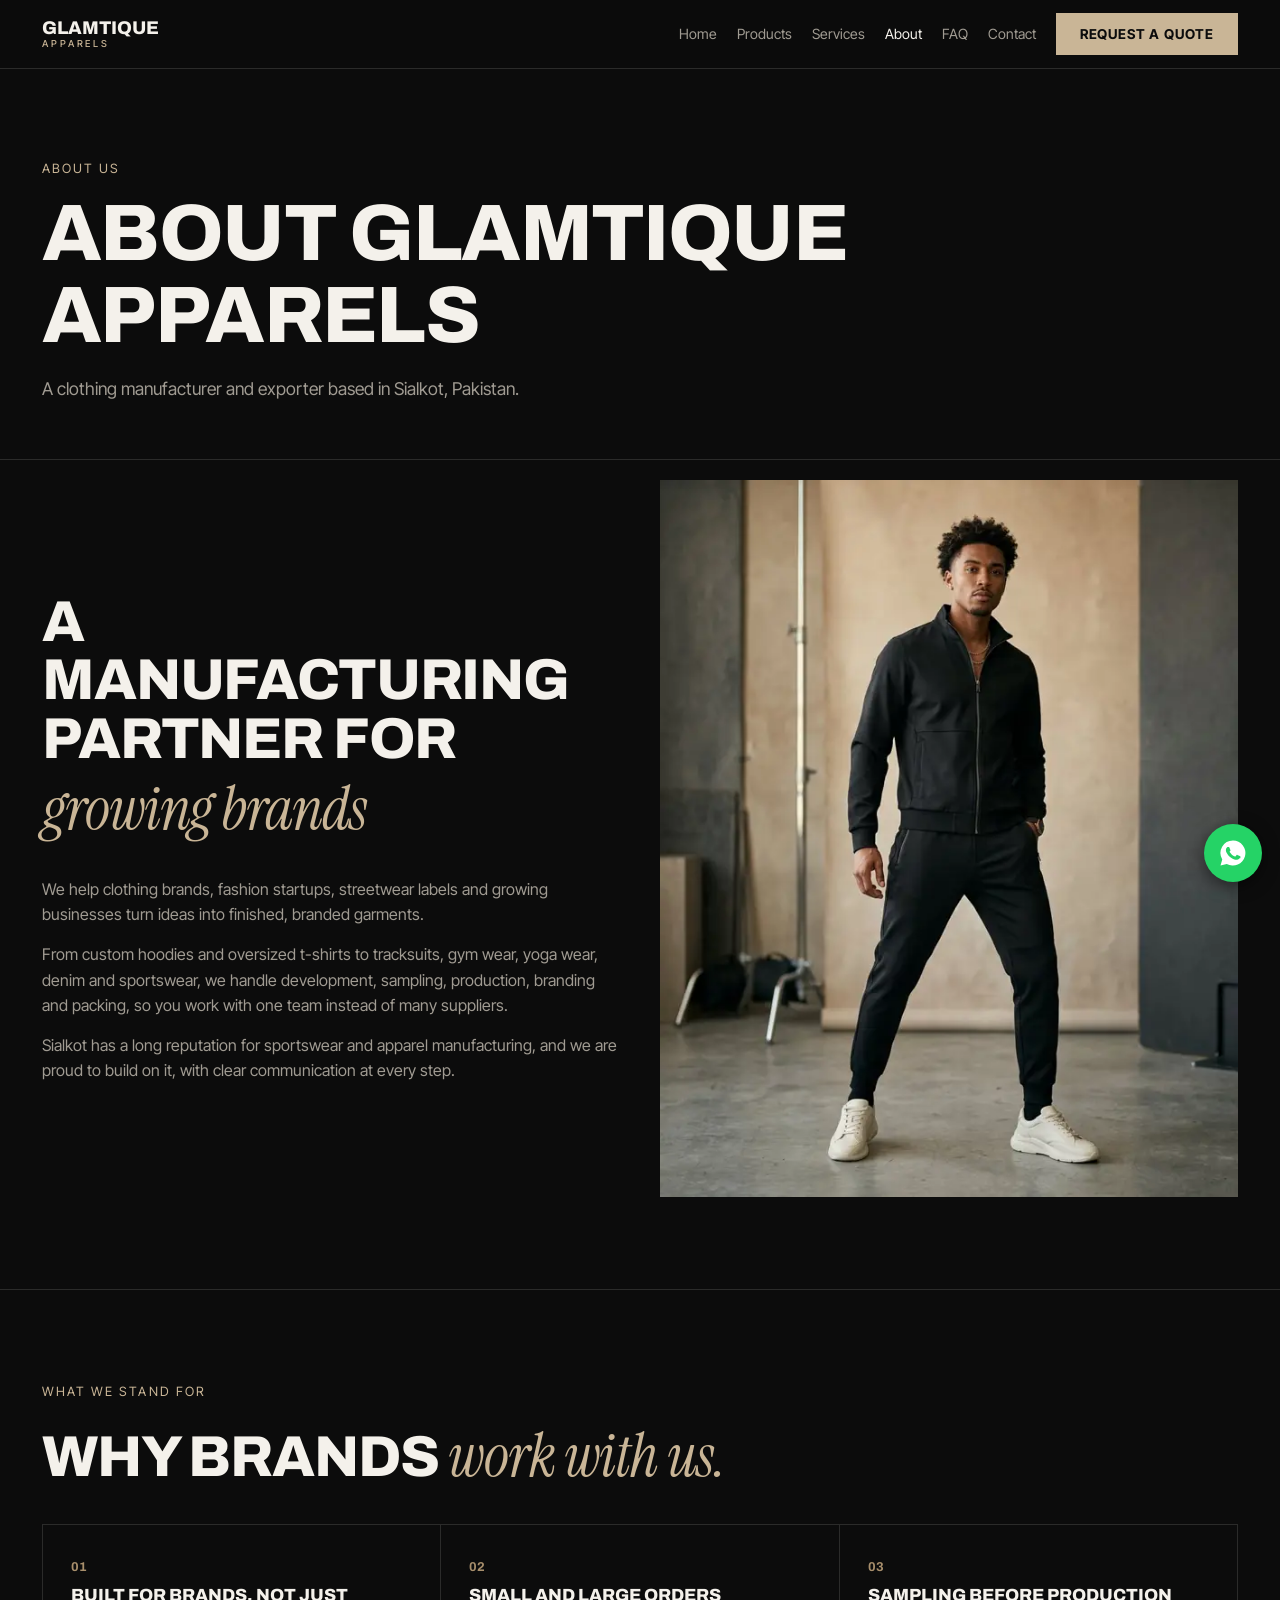
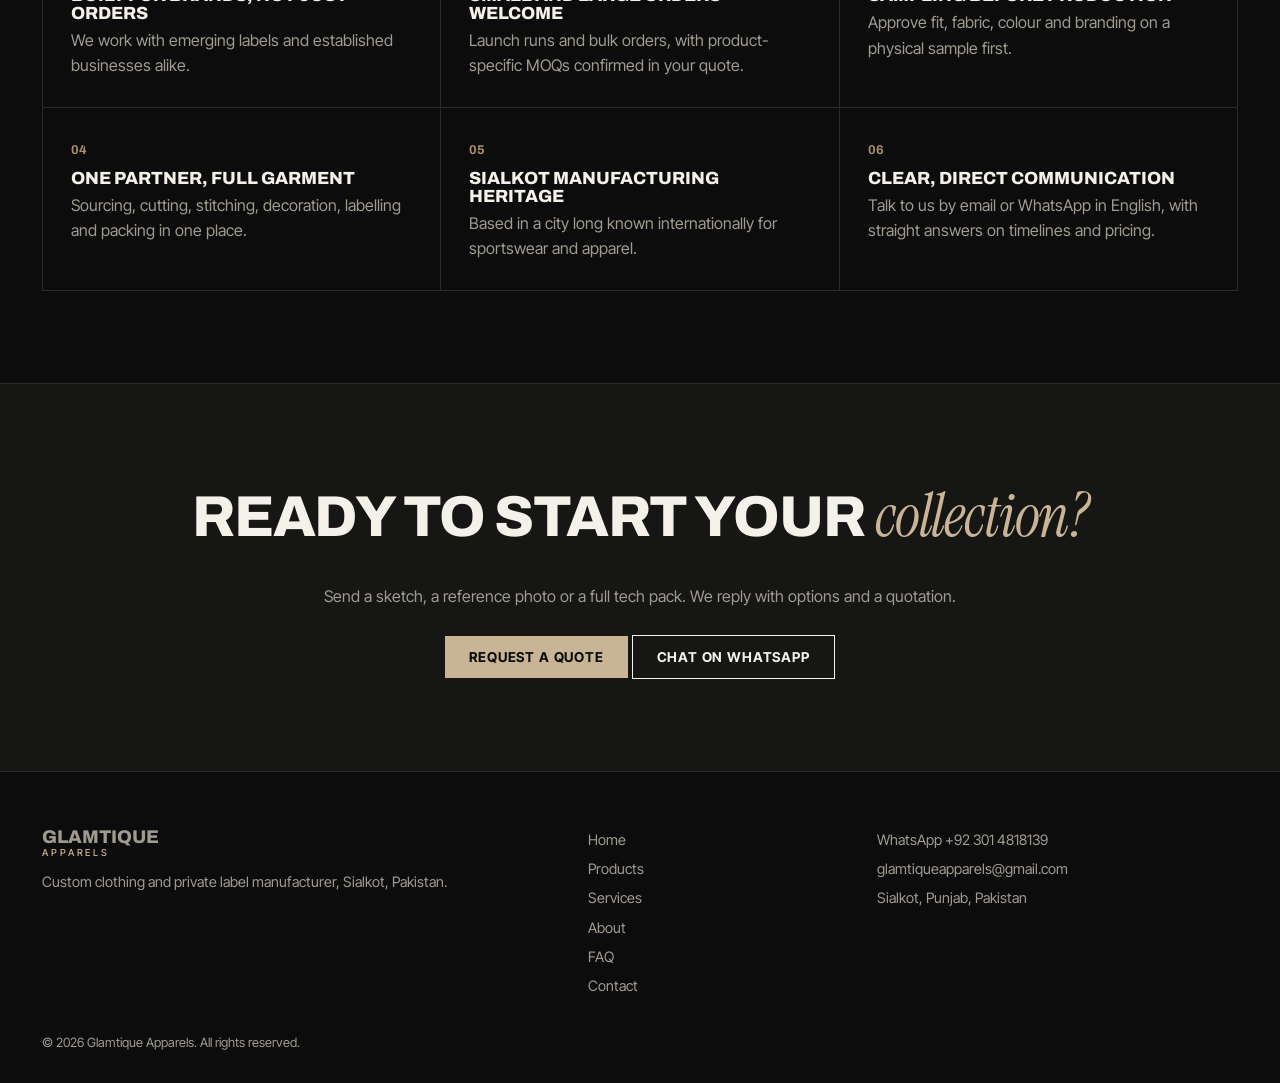
<file: about.html>
<!doctype html><html lang="en"><head><meta charset="utf-8"><meta name="viewport" content="width=device-width, initial-scale=1"><meta name="theme-color" content="#0c0c0c"><title>About | Glamtique Apparels</title><meta name="description" content="About Glamtique Apparels, a clothing manufacturer and exporter in Sialkot, Pakistan."><meta property="og:title" content="About | Glamtique Apparels"><meta property="og:description" content="About Glamtique Apparels, a clothing manufacturer and exporter in Sialkot, Pakistan."><meta property="og:type" content="website">
<link rel="preconnect" href="https://fonts.googleapis.com"><link rel="preconnect" href="https://fonts.gstatic.com" crossorigin><link href="https://fonts.googleapis.com/css2?family=Archivo:wdth,wght@62..125,500..900&family=Inter+Tight:wght@400;500;600;700&family=Instrument+Serif:ital@0;1&display=swap" rel="stylesheet"><link rel="stylesheet" href="css/style.css"></head><body>
<header><div class="w"><a class="lg" href="index.html"><span class="lm" role="img" aria-label="Glamtique Apparel logo"></span><span>Glamtique<small>APPARELS</small></span></a><button class="mb" aria-expanded="false" aria-label="Menu">Menu</button><nav><a href="index.html">Home</a><a href="products.html">Products</a><a href="services.html">Services</a><a href="about.html" class=on aria-current=page>About</a><a href="faq.html">FAQ</a><a href="contact.html">Contact</a><a class="bt" href="contact.html">Request a Quote</a></nav></div></header>
<main><section class="ph"><div class="w"><span class="eb">About us</span><h1 style="font-size:clamp(2.4rem,7vw,5rem)">About Glamtique Apparels</h1><p>A clothing manufacturer and exporter based in Sialkot, Pakistan.</p></div></section><section style="padding-top:20px"><div class="w sp"><div><h2>A manufacturing partner for <em>growing brands</em></h2><p>We help clothing brands, fashion startups, streetwear labels and growing businesses turn ideas into finished, branded garments.</p><p style="margin-top:14px">From custom hoodies and oversized t-shirts to tracksuits, gym wear, yoga wear, denim and sportswear, we handle development, sampling, production, branding and packing, so you work with one team instead of many suppliers.</p><p style="margin-top:14px">Sialkot has a long reputation for sportswear and apparel manufacturing, and we are proud to build on it, with clear communication at every step.</p></div><img src="images/tracksuits.webp" alt="Tracksuit made by Glamtique Apparels" loading="lazy"></div></section><section><div class="w"><span class="eb">What we stand for</span><h2>Why brands <em>work with us.</em></h2><div class="g3"><div class="it"><i>01</i><h3>Built for brands, not just orders</h3><p>We work with emerging labels and established businesses alike.</p></div><div class="it"><i>02</i><h3>Small and large orders welcome</h3><p>Launch runs and bulk orders, with product-specific MOQs confirmed in your quote.</p></div><div class="it"><i>03</i><h3>Sampling before production</h3><p>Approve fit, fabric, colour and branding on a physical sample first.</p></div><div class="it"><i>04</i><h3>One partner, full garment</h3><p>Sourcing, cutting, stitching, decoration, labelling and packing in one place.</p></div><div class="it"><i>05</i><h3>Sialkot manufacturing heritage</h3><p>Based in a city long known internationally for sportswear and apparel.</p></div><div class="it"><i>06</i><h3>Clear, direct communication</h3><p>Talk to us by email or WhatsApp in English, with straight answers on timelines and pricing.</p></div></div></div></section><section class="cta"><div class="w"><h2>Ready to start your <em>collection?</em></h2><p>Send a sketch, a reference photo or a full tech pack. We reply with options and a quotation.</p><a class="bt" href="contact.html">Request a Quote</a> <a class="bt o" href="https://wa.me/923014818139" target="_blank" rel="noopener">Chat on WhatsApp</a></div></section></main>
<footer><div class="w"><div><a class="lg" href="index.html"><span class="lm" role="img" aria-label="Glamtique Apparel logo"></span><span>Glamtique<small>APPARELS</small></span></a><p style="margin-top:12px">Custom clothing and private label manufacturer, Sialkot, Pakistan.</p></div><div><a href="index.html">Home</a><a href="products.html">Products</a><a href="services.html">Services</a><a href="about.html">About</a><a href="faq.html">FAQ</a><a href="contact.html">Contact</a></div><div><a href="https://wa.me/923014818139">WhatsApp +92 301 4818139</a><a href="mailto:glamtiqueapparels@gmail.com">glamtiqueapparels@gmail.com</a><a>Sialkot, Punjab, Pakistan</a></div><p class="cp">&copy; 2026 Glamtique Apparels. All rights reserved.</p></div></footer><a class="wa" href="https://wa.me/923014818139?text=Hello%20Glamtique%20Apparels" target="_blank" rel="noopener" aria-label="Chat on WhatsApp"><svg viewBox="0 0 24 24"><path d="M12 2a10 10 0 0 0-8.6 15.1L2 22l5-1.3A10 10 0 1 0 12 2zm5.2 14.2c-.2.6-1.3 1.2-1.8 1.2-.5.1-1 .2-3.3-.7-2.8-1.2-4.6-4-4.7-4.2-.1-.2-1.1-1.5-1.1-2.8s.7-2 1-2.3c.2-.3.5-.3.7-.3h.5c.2 0 .4 0 .6.5l.8 2c.1.2.1.3 0 .5l-.4.5c-.1.2-.3.3-.1.6.2.3.8 1.3 1.7 2.1 1.1 1 2.1 1.3 2.4 1.4.3.1.4.1.6-.1l.8-1c.2-.3.4-.2.6-.1l1.9.9c.3.1.5.2.5.3.1.2.1.8-.1 1.4z"/></svg></a><script src="js/main.js"></script></body></html>
</file>
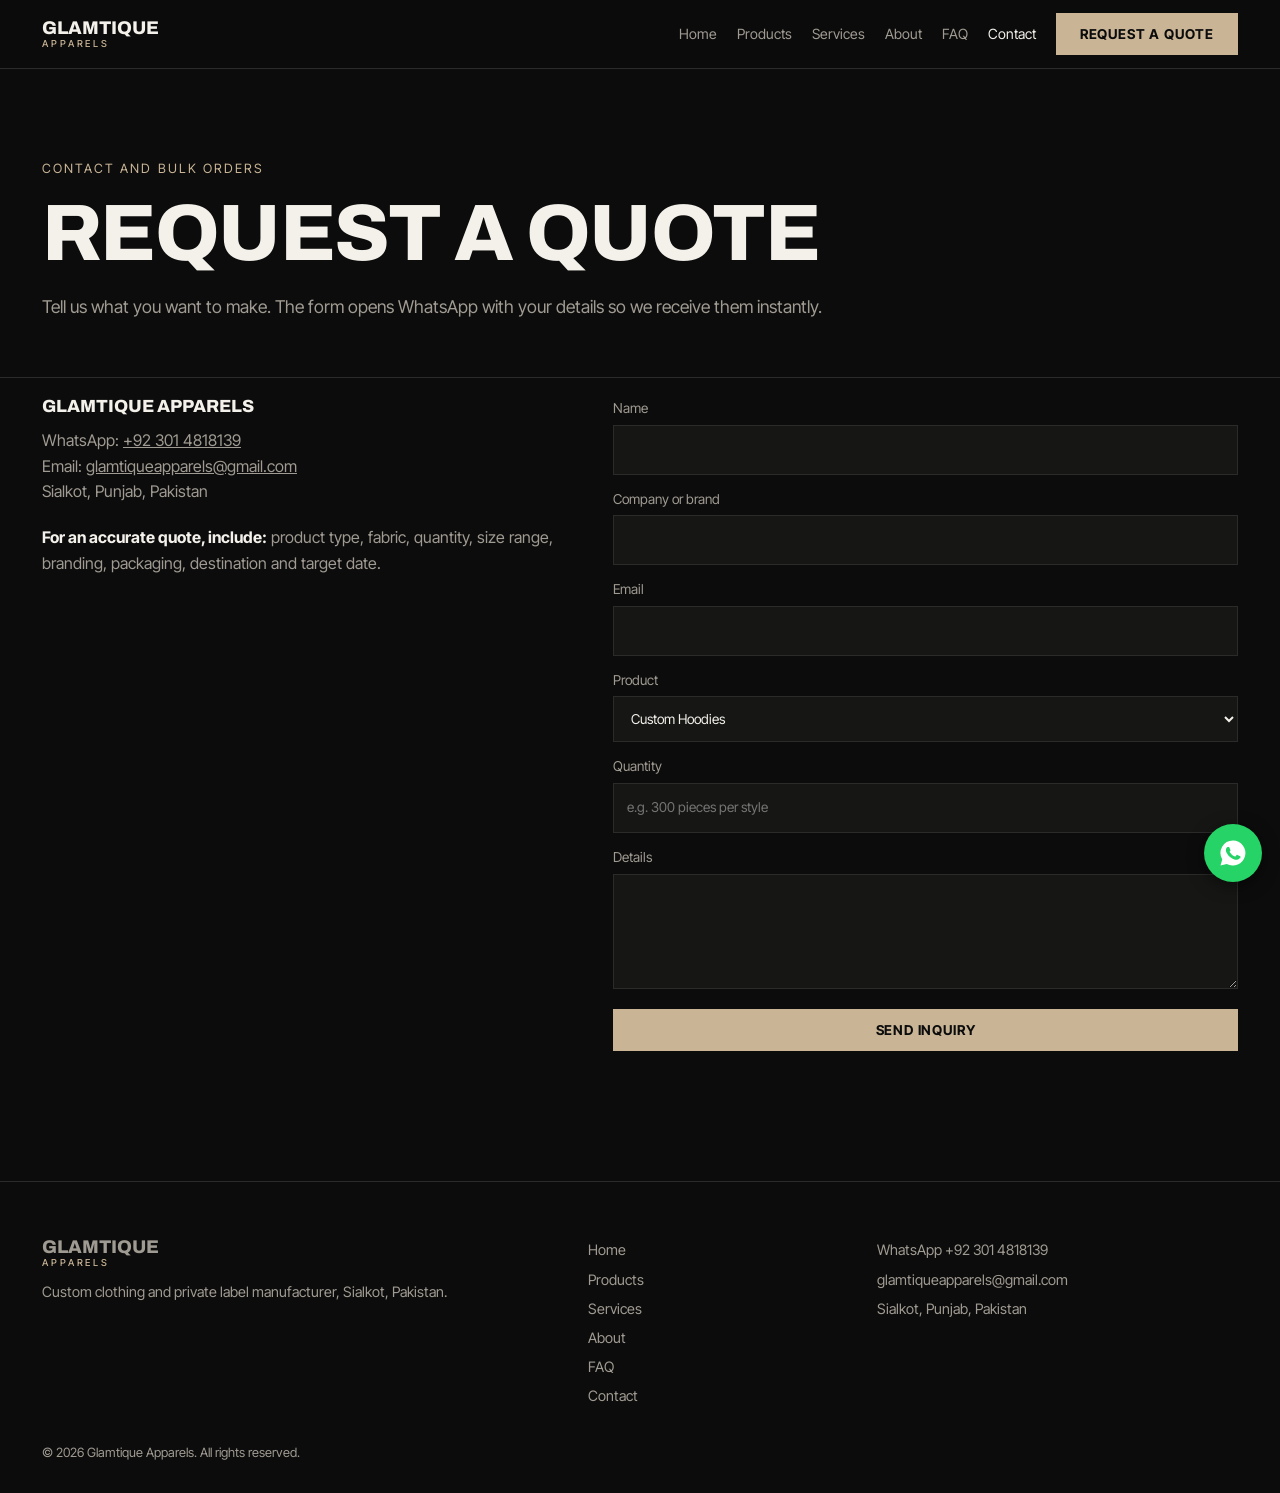
<file: contact.html>
<!doctype html><html lang="en"><head><meta charset="utf-8"><meta name="viewport" content="width=device-width, initial-scale=1"><meta name="theme-color" content="#0c0c0c"><title>Contact | Glamtique Apparels</title><meta name="description" content="Request a quote from Glamtique Apparels by WhatsApp or email."><meta property="og:title" content="Contact | Glamtique Apparels"><meta property="og:description" content="Request a quote from Glamtique Apparels by WhatsApp or email."><meta property="og:type" content="website">
<link rel="preconnect" href="https://fonts.googleapis.com"><link rel="preconnect" href="https://fonts.gstatic.com" crossorigin><link href="https://fonts.googleapis.com/css2?family=Archivo:wdth,wght@62..125,500..900&family=Inter+Tight:wght@400;500;600;700&family=Instrument+Serif:ital@0;1&display=swap" rel="stylesheet"><link rel="stylesheet" href="css/style.css"></head><body>
<header><div class="w"><a class="lg" href="index.html"><span class="lm" role="img" aria-label="Glamtique Apparel logo"></span><span>Glamtique<small>APPARELS</small></span></a><button class="mb" aria-expanded="false" aria-label="Menu">Menu</button><nav><a href="index.html">Home</a><a href="products.html">Products</a><a href="services.html">Services</a><a href="about.html">About</a><a href="faq.html">FAQ</a><a href="contact.html" class=on aria-current=page>Contact</a><a class="bt" href="contact.html">Request a Quote</a></nav></div></header>
<main><section class="ph"><div class="w"><span class="eb">Contact and bulk orders</span><h1 style="font-size:clamp(2.4rem,7vw,5rem)">Request a quote</h1><p>Tell us what you want to make. The form opens WhatsApp with your details so we receive them instantly.</p></div></section><section style="padding-top:20px"><div class="w ct"><div><h3>Glamtique Apparels</h3><p style="margin-top:12px">WhatsApp: <a href="https://wa.me/923014818139">+92 301 4818139</a><br>Email: <a href="mailto:glamtiqueapparels@gmail.com">glamtiqueapparels@gmail.com</a><br>Sialkot, Punjab, Pakistan</p><p style="margin-top:20px"><b style="color:var(--tx)">For an accurate quote, include:</b> product type, fabric, quantity, size range, branding, packaging, destination and target date.</p></div>
<form id="f"><label>Name<input name="name" required></label><label>Company or brand<input name="company"></label><label>Email<input name="email" type="email" required></label><label>Product<select name="product"><option>Custom Hoodies</option><option>Oversized T-Shirts</option><option>Tracksuits</option><option>Gym Wear</option><option>Yoga Wear</option><option>Denim Jackets &amp; Shirts</option><option>Streetwear Collections</option><option>Sportswear</option><option>Private label</option><option>Other</option></select></label><label>Quantity<input name="qty" placeholder="e.g. 300 pieces per style"></label><label>Details<textarea name="details" rows="4"></textarea></label><button class="bt" type="submit">Send inquiry</button><div id="ms" role="status"></div></form></div></section></main>
<footer><div class="w"><div><a class="lg" href="index.html"><span class="lm" role="img" aria-label="Glamtique Apparel logo"></span><span>Glamtique<small>APPARELS</small></span></a><p style="margin-top:12px">Custom clothing and private label manufacturer, Sialkot, Pakistan.</p></div><div><a href="index.html">Home</a><a href="products.html">Products</a><a href="services.html">Services</a><a href="about.html">About</a><a href="faq.html">FAQ</a><a href="contact.html">Contact</a></div><div><a href="https://wa.me/923014818139">WhatsApp +92 301 4818139</a><a href="mailto:glamtiqueapparels@gmail.com">glamtiqueapparels@gmail.com</a><a>Sialkot, Punjab, Pakistan</a></div><p class="cp">&copy; 2026 Glamtique Apparels. All rights reserved.</p></div></footer><a class="wa" href="https://wa.me/923014818139?text=Hello%20Glamtique%20Apparels" target="_blank" rel="noopener" aria-label="Chat on WhatsApp"><svg viewBox="0 0 24 24"><path d="M12 2a10 10 0 0 0-8.6 15.1L2 22l5-1.3A10 10 0 1 0 12 2zm5.2 14.2c-.2.6-1.3 1.2-1.8 1.2-.5.1-1 .2-3.3-.7-2.8-1.2-4.6-4-4.7-4.2-.1-.2-1.1-1.5-1.1-2.8s.7-2 1-2.3c.2-.3.5-.3.7-.3h.5c.2 0 .4 0 .6.5l.8 2c.1.2.1.3 0 .5l-.4.5c-.1.2-.3.3-.1.6.2.3.8 1.3 1.7 2.1 1.1 1 2.1 1.3 2.4 1.4.3.1.4.1.6-.1l.8-1c.2-.3.4-.2.6-.1l1.9.9c.3.1.5.2.5.3.1.2.1.8-.1 1.4z"/></svg></a><script src="js/main.js"></script></body></html>
</file>
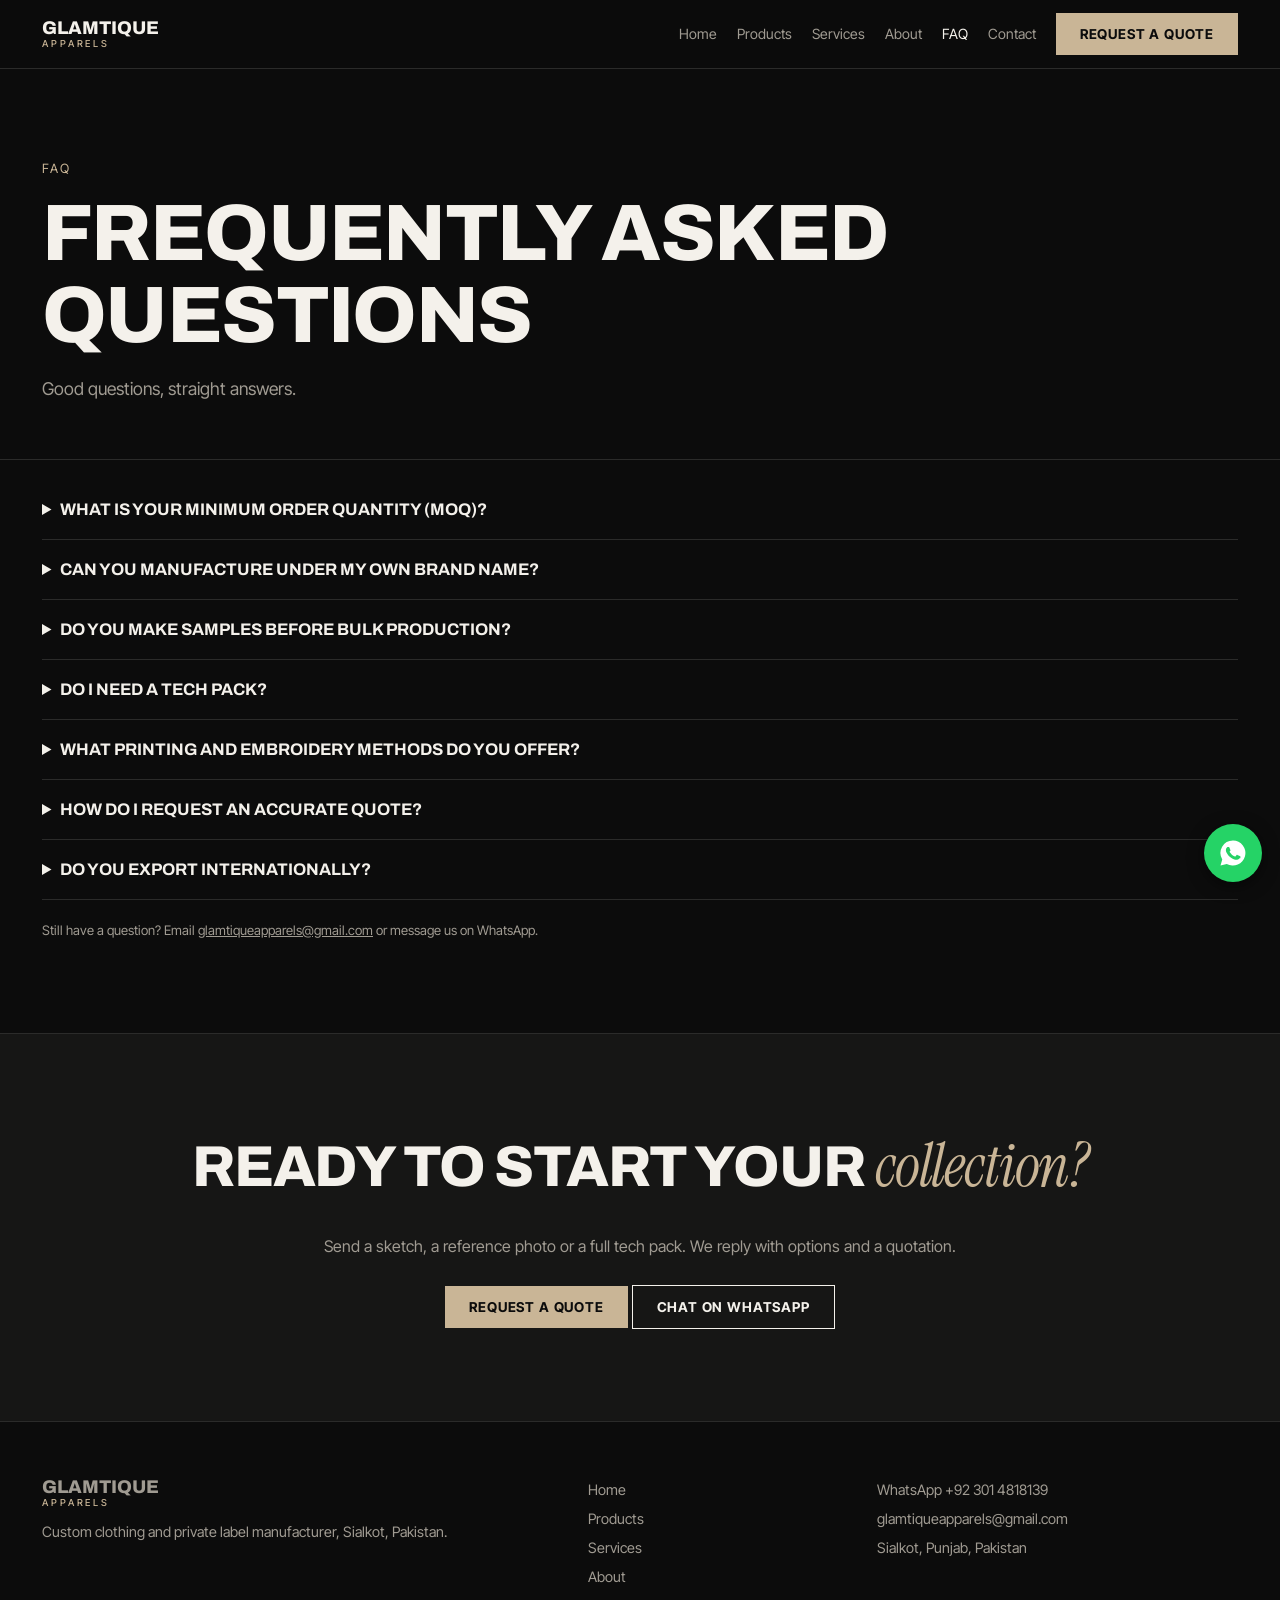
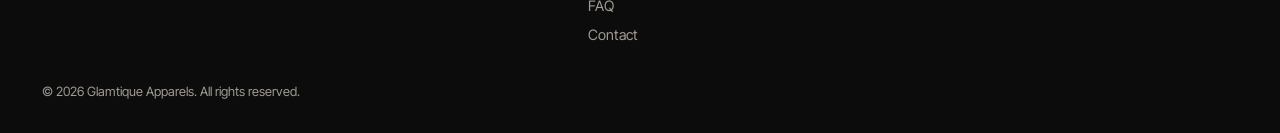
<file: faq.html>
<!doctype html><html lang="en"><head><meta charset="utf-8"><meta name="viewport" content="width=device-width, initial-scale=1"><meta name="theme-color" content="#0c0c0c"><title>FAQ | Glamtique Apparels</title><meta name="description" content="Answers about MOQ, samples, private label, printing and export."><meta property="og:title" content="FAQ | Glamtique Apparels"><meta property="og:description" content="Answers about MOQ, samples, private label, printing and export."><meta property="og:type" content="website">
<link rel="preconnect" href="https://fonts.googleapis.com"><link rel="preconnect" href="https://fonts.gstatic.com" crossorigin><link href="https://fonts.googleapis.com/css2?family=Archivo:wdth,wght@62..125,500..900&family=Inter+Tight:wght@400;500;600;700&family=Instrument+Serif:ital@0;1&display=swap" rel="stylesheet"><link rel="stylesheet" href="css/style.css"></head><body>
<header><div class="w"><a class="lg" href="index.html"><span class="lm" role="img" aria-label="Glamtique Apparel logo"></span><span>Glamtique<small>APPARELS</small></span></a><button class="mb" aria-expanded="false" aria-label="Menu">Menu</button><nav><a href="index.html">Home</a><a href="products.html">Products</a><a href="services.html">Services</a><a href="about.html">About</a><a href="faq.html" class=on aria-current=page>FAQ</a><a href="contact.html">Contact</a><a class="bt" href="contact.html">Request a Quote</a></nav></div></header>
<main><section class="ph"><div class="w"><span class="eb">FAQ</span><h1 style="font-size:clamp(2.4rem,7vw,5rem)">Frequently asked questions</h1><p>Good questions, straight answers.</p></div></section><section style="padding-top:20px"><div class="w"><details><summary>What is your minimum order quantity (MOQ)?</summary><p>We accept small and large orders. MOQs are product-specific and depend on garment, fabric, colours and decoration method. Share your requirements and we confirm the MOQ in your quote.</p></details><details><summary>Can you manufacture under my own brand name?</summary><p>Yes. Private label is a core service: your logo, neck labels, hang tags and packaging.</p></details><details><summary>Do you make samples before bulk production?</summary><p>Yes. Sample cost and timing depend on the product and are confirmed during your consultation.</p></details><details><summary>Do I need a tech pack?</summary><p>It helps us quote accurately but is not required. Reference images, sketches or a sample garment are enough to start.</p></details><details><summary>What printing and embroidery methods do you offer?</summary><p>Screen printing, DTG, DTF and embroidery, where available for your fabric and design.</p></details><details><summary>How do I request an accurate quote?</summary><p>Send the product type, fabric, quantity, size range, branding, packaging, destination and target date by WhatsApp or the quote form.</p></details><details><summary>Do you export internationally?</summary><p>Yes. Orders are packed and prepared for international shipment. Shipping method and terms are agreed in your quotation.</p></details><p class="sm" style="margin-top:20px">Still have a question? Email <a href="mailto:glamtiqueapparels@gmail.com">glamtiqueapparels@gmail.com</a> or message us on WhatsApp.</p></div></section><section class="cta"><div class="w"><h2>Ready to start your <em>collection?</em></h2><p>Send a sketch, a reference photo or a full tech pack. We reply with options and a quotation.</p><a class="bt" href="contact.html">Request a Quote</a> <a class="bt o" href="https://wa.me/923014818139" target="_blank" rel="noopener">Chat on WhatsApp</a></div></section></main>
<footer><div class="w"><div><a class="lg" href="index.html"><span class="lm" role="img" aria-label="Glamtique Apparel logo"></span><span>Glamtique<small>APPARELS</small></span></a><p style="margin-top:12px">Custom clothing and private label manufacturer, Sialkot, Pakistan.</p></div><div><a href="index.html">Home</a><a href="products.html">Products</a><a href="services.html">Services</a><a href="about.html">About</a><a href="faq.html">FAQ</a><a href="contact.html">Contact</a></div><div><a href="https://wa.me/923014818139">WhatsApp +92 301 4818139</a><a href="mailto:glamtiqueapparels@gmail.com">glamtiqueapparels@gmail.com</a><a>Sialkot, Punjab, Pakistan</a></div><p class="cp">&copy; 2026 Glamtique Apparels. All rights reserved.</p></div></footer><a class="wa" href="https://wa.me/923014818139?text=Hello%20Glamtique%20Apparels" target="_blank" rel="noopener" aria-label="Chat on WhatsApp"><svg viewBox="0 0 24 24"><path d="M12 2a10 10 0 0 0-8.6 15.1L2 22l5-1.3A10 10 0 1 0 12 2zm5.2 14.2c-.2.6-1.3 1.2-1.8 1.2-.5.1-1 .2-3.3-.7-2.8-1.2-4.6-4-4.7-4.2-.1-.2-1.1-1.5-1.1-2.8s.7-2 1-2.3c.2-.3.5-.3.7-.3h.5c.2 0 .4 0 .6.5l.8 2c.1.2.1.3 0 .5l-.4.5c-.1.2-.3.3-.1.6.2.3.8 1.3 1.7 2.1 1.1 1 2.1 1.3 2.4 1.4.3.1.4.1.6-.1l.8-1c.2-.3.4-.2.6-.1l1.9.9c.3.1.5.2.5.3.1.2.1.8-.1 1.4z"/></svg></a><script src="js/main.js"></script></body></html>
</file>
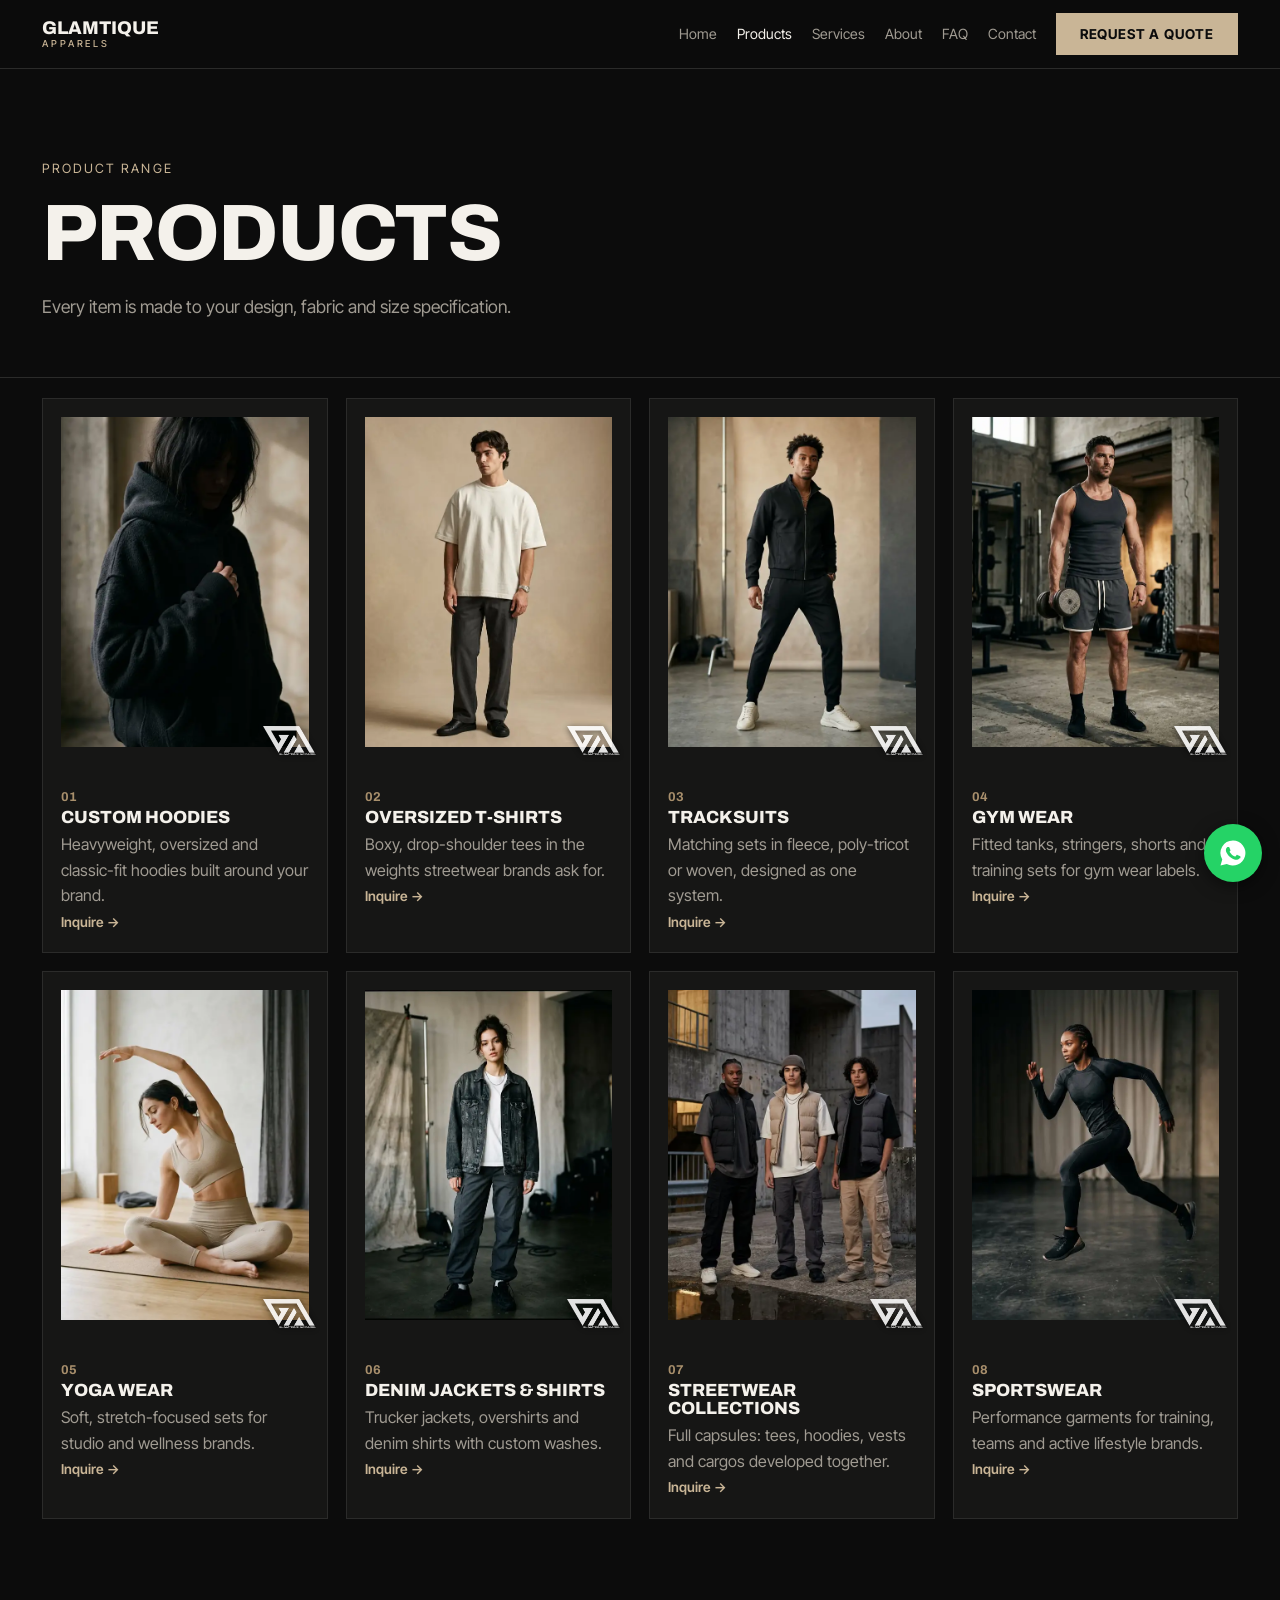
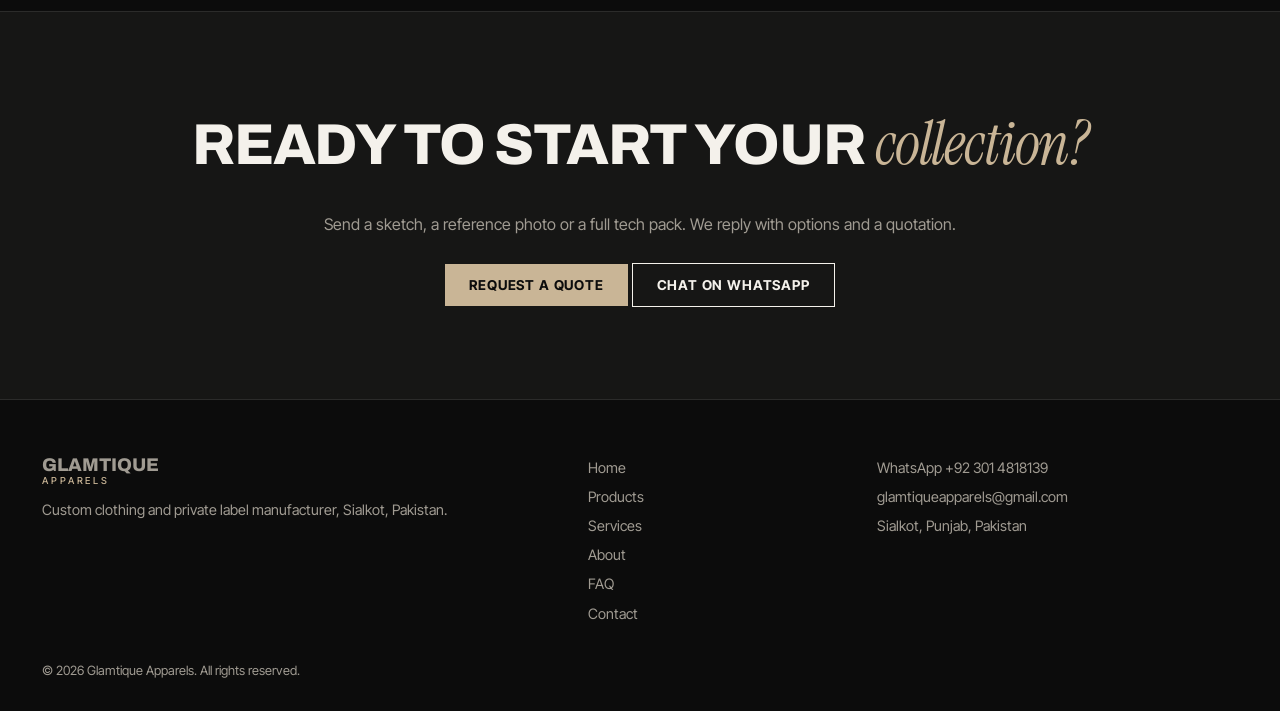
<file: products.html>
<!doctype html><html lang="en"><head><meta charset="utf-8"><meta name="viewport" content="width=device-width, initial-scale=1"><meta name="theme-color" content="#0c0c0c"><title>Products | Glamtique Apparels</title><meta name="description" content="Custom hoodies, oversized t-shirts, tracksuits, gym wear, yoga wear, denim and streetwear made to your design."><meta property="og:title" content="Products | Glamtique Apparels"><meta property="og:description" content="Custom hoodies, oversized t-shirts, tracksuits, gym wear, yoga wear, denim and streetwear made to your design."><meta property="og:type" content="website">
<link rel="preconnect" href="https://fonts.googleapis.com"><link rel="preconnect" href="https://fonts.gstatic.com" crossorigin><link href="https://fonts.googleapis.com/css2?family=Archivo:wdth,wght@62..125,500..900&family=Inter+Tight:wght@400;500;600;700&family=Instrument+Serif:ital@0;1&display=swap" rel="stylesheet"><link rel="stylesheet" href="css/style.css"></head><body>
<header><div class="w"><a class="lg" href="index.html"><span class="lm" role="img" aria-label="Glamtique Apparel logo"></span><span>Glamtique<small>APPARELS</small></span></a><button class="mb" aria-expanded="false" aria-label="Menu">Menu</button><nav><a href="index.html">Home</a><a href="products.html" class=on aria-current=page>Products</a><a href="services.html">Services</a><a href="about.html">About</a><a href="faq.html">FAQ</a><a href="contact.html">Contact</a><a class="bt" href="contact.html">Request a Quote</a></nav></div></header>
<main><section class="ph"><div class="w"><span class="eb">Product range</span><h1 style="font-size:clamp(2.4rem,7vw,5rem)">Products</h1><p>Every item is made to your design, fabric and size specification.</p></div></section><section style="padding-top:20px"><div class="w"><div class="cg"><article class="cd big"><div class="wm"><img src="images/hoodies.webp" alt="Custom Hoodies" loading="lazy"></div><div><i>01</i><h3>Custom Hoodies</h3><p>Heavyweight, oversized and classic-fit hoodies built around your brand.</p><a href="contact.html?p=Custom%20Hoodies">Inquire &rarr;</a></div></article><article class="cd big"><div class="wm"><img src="images/t-shirts.webp" alt="Oversized T-Shirts" loading="lazy"></div><div><i>02</i><h3>Oversized T-Shirts</h3><p>Boxy, drop-shoulder tees in the weights streetwear brands ask for.</p><a href="contact.html?p=Oversized%20T-Shirts">Inquire &rarr;</a></div></article><article class="cd big"><div class="wm"><img src="images/tracksuits.webp" alt="Tracksuits" loading="lazy"></div><div><i>03</i><h3>Tracksuits</h3><p>Matching sets in fleece, poly-tricot or woven, designed as one system.</p><a href="contact.html?p=Tracksuits">Inquire &rarr;</a></div></article><article class="cd big"><div class="wm"><img src="images/gym-wear.webp" alt="Gym Wear" loading="lazy"></div><div><i>04</i><h3>Gym Wear</h3><p>Fitted tanks, stringers, shorts and training sets for gym wear labels.</p><a href="contact.html?p=Gym%20Wear">Inquire &rarr;</a></div></article><article class="cd big"><div class="wm"><img src="images/yoga-wear.webp" alt="Yoga Wear" loading="lazy"></div><div><i>05</i><h3>Yoga Wear</h3><p>Soft, stretch-focused sets for studio and wellness brands.</p><a href="contact.html?p=Yoga%20Wear">Inquire &rarr;</a></div></article><article class="cd big"><div class="wm"><img src="images/denim.webp" alt="Denim Jackets &amp; Shirts" loading="lazy"></div><div><i>06</i><h3>Denim Jackets &amp; Shirts</h3><p>Trucker jackets, overshirts and denim shirts with custom washes.</p><a href="contact.html?p=Denim%20Jackets%20&amp;%20Shirts">Inquire &rarr;</a></div></article><article class="cd big"><div class="wm"><img src="images/streetwear.webp" alt="Streetwear Collections" loading="lazy"></div><div><i>07</i><h3>Streetwear Collections</h3><p>Full capsules: tees, hoodies, vests and cargos developed together.</p><a href="contact.html?p=Streetwear%20Collections">Inquire &rarr;</a></div></article><article class="cd big"><div class="wm"><img src="images/sportswear.webp" alt="Sportswear" loading="lazy"></div><div><i>08</i><h3>Sportswear</h3><p>Performance garments for training, teams and active lifestyle brands.</p><a href="contact.html?p=Sportswear">Inquire &rarr;</a></div></article></div></div></section><section class="cta"><div class="w"><h2>Ready to start your <em>collection?</em></h2><p>Send a sketch, a reference photo or a full tech pack. We reply with options and a quotation.</p><a class="bt" href="contact.html">Request a Quote</a> <a class="bt o" href="https://wa.me/923014818139" target="_blank" rel="noopener">Chat on WhatsApp</a></div></section></main>
<footer><div class="w"><div><a class="lg" href="index.html"><span class="lm" role="img" aria-label="Glamtique Apparel logo"></span><span>Glamtique<small>APPARELS</small></span></a><p style="margin-top:12px">Custom clothing and private label manufacturer, Sialkot, Pakistan.</p></div><div><a href="index.html">Home</a><a href="products.html">Products</a><a href="services.html">Services</a><a href="about.html">About</a><a href="faq.html">FAQ</a><a href="contact.html">Contact</a></div><div><a href="https://wa.me/923014818139">WhatsApp +92 301 4818139</a><a href="mailto:glamtiqueapparels@gmail.com">glamtiqueapparels@gmail.com</a><a>Sialkot, Punjab, Pakistan</a></div><p class="cp">&copy; 2026 Glamtique Apparels. All rights reserved.</p></div></footer><a class="wa" href="https://wa.me/923014818139?text=Hello%20Glamtique%20Apparels" target="_blank" rel="noopener" aria-label="Chat on WhatsApp"><svg viewBox="0 0 24 24"><path d="M12 2a10 10 0 0 0-8.6 15.1L2 22l5-1.3A10 10 0 1 0 12 2zm5.2 14.2c-.2.6-1.3 1.2-1.8 1.2-.5.1-1 .2-3.3-.7-2.8-1.2-4.6-4-4.7-4.2-.1-.2-1.1-1.5-1.1-2.8s.7-2 1-2.3c.2-.3.5-.3.7-.3h.5c.2 0 .4 0 .6.5l.8 2c.1.2.1.3 0 .5l-.4.5c-.1.2-.3.3-.1.6.2.3.8 1.3 1.7 2.1 1.1 1 2.1 1.3 2.4 1.4.3.1.4.1.6-.1l.8-1c.2-.3.4-.2.6-.1l1.9.9c.3.1.5.2.5.3.1.2.1.8-.1 1.4z"/></svg></a><script src="js/main.js"></script></body></html>
</file>
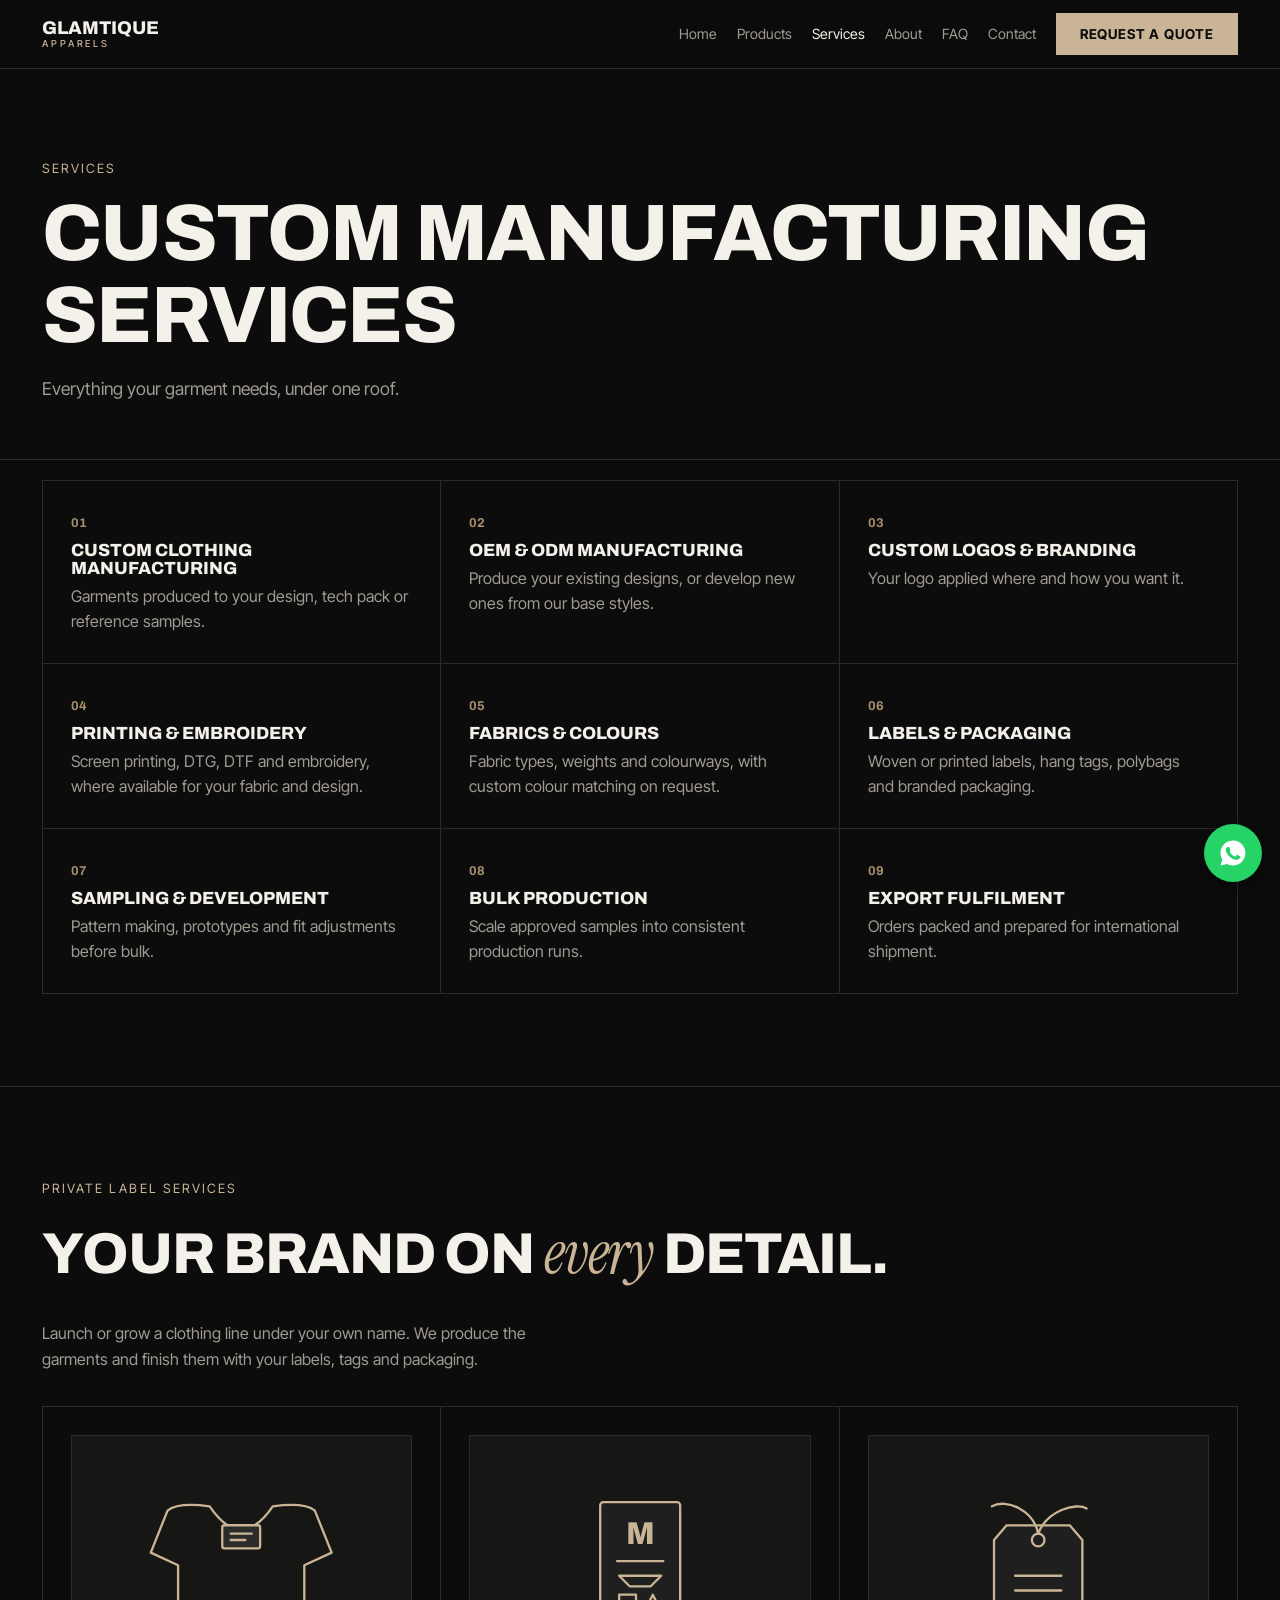
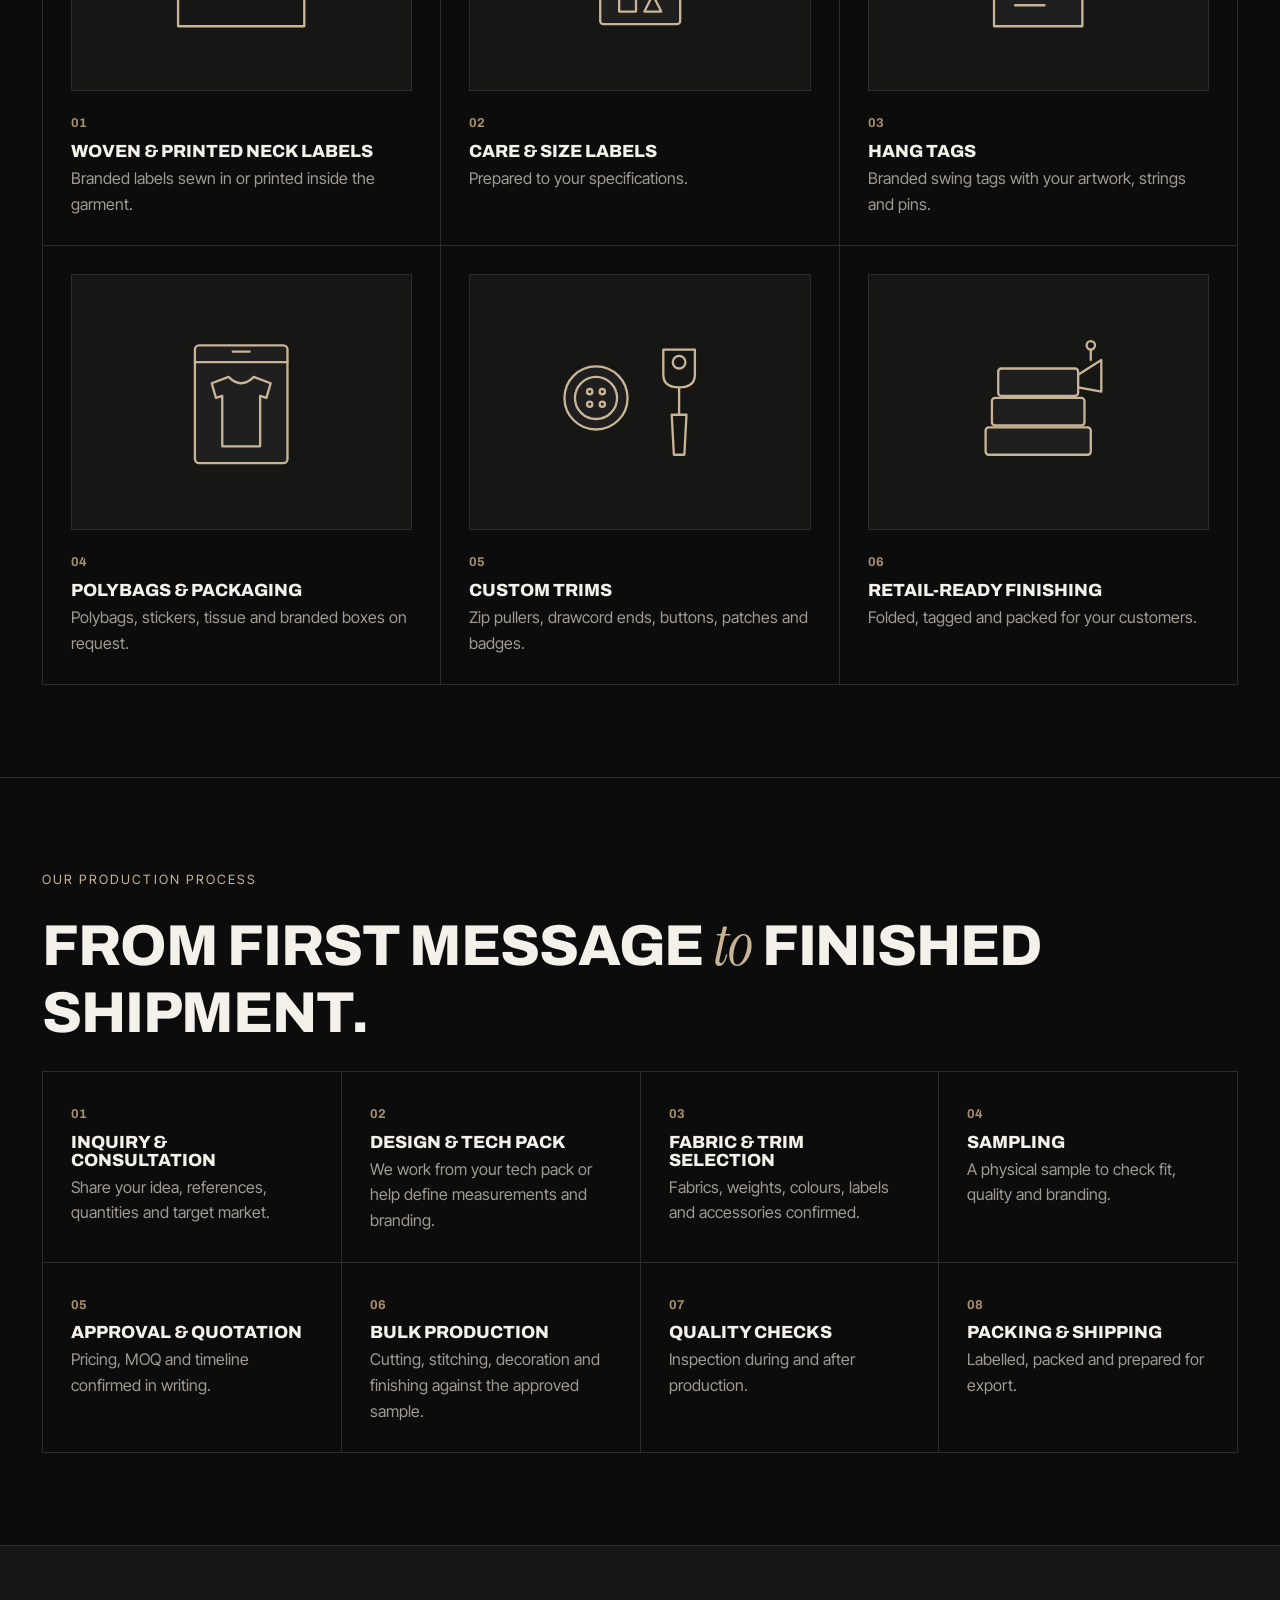
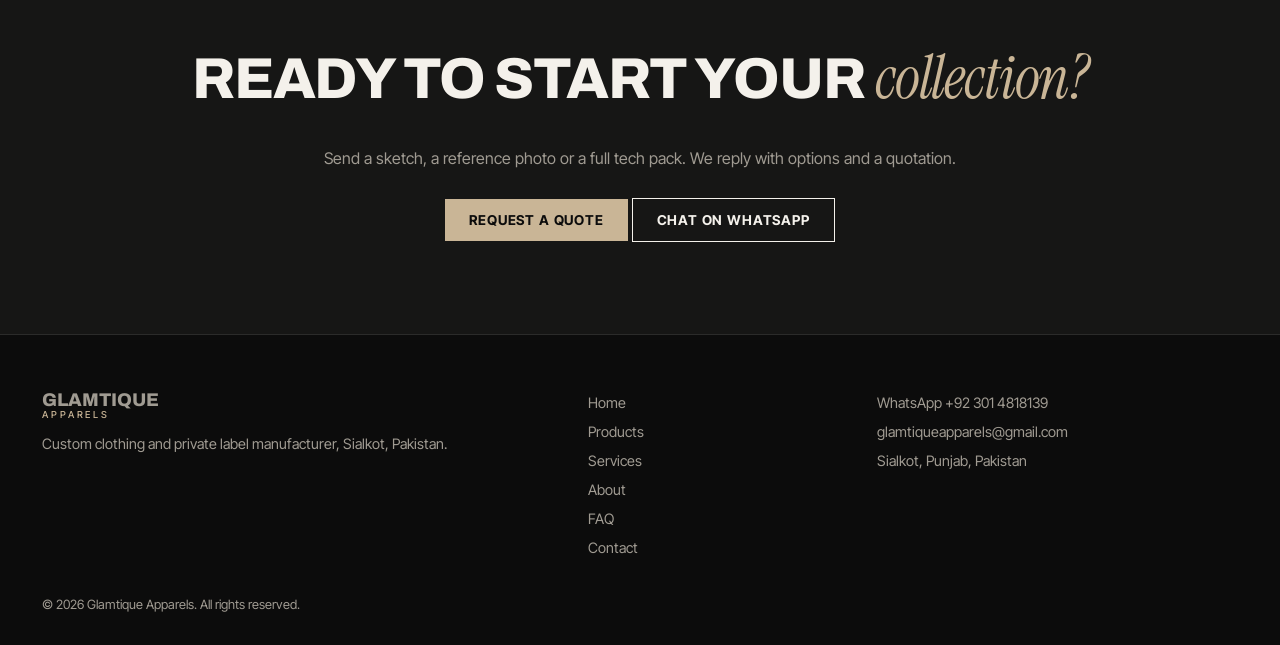
<file: services.html>
<!doctype html><html lang="en"><head><meta charset="utf-8"><meta name="viewport" content="width=device-width, initial-scale=1"><meta name="theme-color" content="#0c0c0c"><title>Services | Glamtique Apparels</title><meta name="description" content="OEM and ODM manufacturing, sampling, private label, printing, embroidery, labels and packaging from Sialkot, Pakistan."><meta property="og:title" content="Services | Glamtique Apparels"><meta property="og:description" content="OEM and ODM manufacturing, sampling, private label, printing, embroidery, labels and packaging from Sialkot, Pakistan."><meta property="og:type" content="website">
<link rel="preconnect" href="https://fonts.googleapis.com"><link rel="preconnect" href="https://fonts.gstatic.com" crossorigin><link href="https://fonts.googleapis.com/css2?family=Archivo:wdth,wght@62..125,500..900&family=Inter+Tight:wght@400;500;600;700&family=Instrument+Serif:ital@0;1&display=swap" rel="stylesheet"><link rel="stylesheet" href="css/style.css"></head><body>
<header><div class="w"><a class="lg" href="index.html"><span class="lm" role="img" aria-label="Glamtique Apparel logo"></span><span>Glamtique<small>APPARELS</small></span></a><button class="mb" aria-expanded="false" aria-label="Menu">Menu</button><nav><a href="index.html">Home</a><a href="products.html">Products</a><a href="services.html" class=on aria-current=page>Services</a><a href="about.html">About</a><a href="faq.html">FAQ</a><a href="contact.html">Contact</a><a class="bt" href="contact.html">Request a Quote</a></nav></div></header>
<main><section class="ph"><div class="w"><span class="eb">Services</span><h1 style="font-size:clamp(2.4rem,7vw,5rem)">Custom manufacturing services</h1><p>Everything your garment needs, under one roof.</p></div></section><section style="padding-top:20px"><div class="w"><div class="g3"><div class="it"><i>01</i><h3>Custom clothing manufacturing</h3><p>Garments produced to your design, tech pack or reference samples.</p></div><div class="it"><i>02</i><h3>OEM &amp; ODM manufacturing</h3><p>Produce your existing designs, or develop new ones from our base styles.</p></div><div class="it"><i>03</i><h3>Custom logos &amp; branding</h3><p>Your logo applied where and how you want it.</p></div><div class="it"><i>04</i><h3>Printing &amp; embroidery</h3><p>Screen printing, DTG, DTF and embroidery, where available for your fabric and design.</p></div><div class="it"><i>05</i><h3>Fabrics &amp; colours</h3><p>Fabric types, weights and colourways, with custom colour matching on request.</p></div><div class="it"><i>06</i><h3>Labels &amp; packaging</h3><p>Woven or printed labels, hang tags, polybags and branded packaging.</p></div><div class="it"><i>07</i><h3>Sampling &amp; development</h3><p>Pattern making, prototypes and fit adjustments before bulk.</p></div><div class="it"><i>08</i><h3>Bulk production</h3><p>Scale approved samples into consistent production runs.</p></div><div class="it"><i>09</i><h3>Export fulfilment</h3><p>Orders packed and prepared for international shipment.</p></div></div></div></section><section><div class="w"><span class="eb">Private label services</span><h2>Your brand on <em>every</em> detail.</h2><p style="margin-bottom:34px;max-width:60ch">Launch or grow a clothing line under your own name. We produce the garments and finish them with your labels, tags and packaging.</p><div class="g3"><div class="it"><div class="pi"><svg viewBox="0 0 200 160" fill="none" stroke="#c9b596" stroke-width="2.2" stroke-linejoin="round" stroke-linecap="round" role="img" aria-label="Woven and printed neck labels"><path d="M30 30Q40 22 70 26Q100 70 130 26Q160 22 170 30L186 70 160 82V140H40V82L14 70Z"/><rect x="82" y="44" width="36" height="22" rx="2" fill="#2b2b2a"/><path d="M90 52H110M90 58H104"/></svg></div><i>01</i><h3>Woven &amp; printed neck labels</h3><p>Branded labels sewn in or printed inside the garment.</p></div><div class="it"><div class="pi"><svg viewBox="0 0 200 160" fill="none" stroke="#c9b596" stroke-width="2.2" stroke-linejoin="round" stroke-linecap="round" role="img" aria-label="Care and size labels"><rect x="62" y="22" width="76" height="116" rx="3" fill="#1f1f1f"/><text x="100" y="62" font-size="30" font-family="Archivo,sans-serif" font-weight="800" text-anchor="middle" fill="#c9b596" stroke="none">M</text><path d="M78 78H122M80 92 90 102H110L120 92ZM80 110H96V126H80ZM104 126 112 110 120 126Z"/></svg></div><i>02</i><h3>Care &amp; size labels</h3><p>Prepared to your specifications.</p></div><div class="it"><div class="pi"><svg viewBox="0 0 200 160" fill="none" stroke="#c9b596" stroke-width="2.2" stroke-linejoin="round" stroke-linecap="round" role="img" aria-label="Hang tags"><path d="M70 44H130L142 58V140H58V58Z" fill="#1f1f1f"/><circle cx="100" cy="58" r="6"/><path d="M100 52C96 30 70 18 56 26M100 52C108 30 136 22 146 28M78 92H122M78 106H122M78 120H106"/></svg></div><i>03</i><h3>Hang tags</h3><p>Branded swing tags with your artwork, strings and pins.</p></div><div class="it"><div class="pi"><svg viewBox="0 0 200 160" fill="none" stroke="#c9b596" stroke-width="2.2" stroke-linejoin="round" stroke-linecap="round" role="img" aria-label="Polybags and packaging"><rect x="56" y="26" width="88" height="112" rx="4" fill="#1f1f1f"/><path d="M56 42H144M92 32H108"/><path d="M72 62 88 56Q100 68 112 56L128 62 124 76 118 74V122H82V74L76 76Z"/></svg></div><i>04</i><h3>Polybags &amp; packaging</h3><p>Polybags, stickers, tissue and branded boxes on request.</p></div><div class="it"><div class="pi"><svg viewBox="0 0 200 160" fill="none" stroke="#c9b596" stroke-width="2.2" stroke-linejoin="round" stroke-linecap="round" role="img" aria-label="Custom trims"><circle cx="58" cy="76" r="30" fill="#1f1f1f"/><circle cx="58" cy="76" r="20"/><circle cx="52" cy="70" r="2.5"/><circle cx="64" cy="70" r="2.5"/><circle cx="52" cy="82" r="2.5"/><circle cx="64" cy="82" r="2.5"/><path d="M122 30H152V54Q152 66 137 66Q122 66 122 54ZM137 66V92M130 92H144L142 130H132Z"/><circle cx="137" cy="42" r="6"/></svg></div><i>05</i><h3>Custom trims</h3><p>Zip pullers, drawcord ends, buttons, patches and badges.</p></div><div class="it"><div class="pi"><svg viewBox="0 0 200 160" fill="none" stroke="#c9b596" stroke-width="2.2" stroke-linejoin="round" stroke-linecap="round" role="img" aria-label="Retail-ready finishing"><rect x="50" y="104" width="100" height="26" rx="3" fill="#1f1f1f"/><rect x="56" y="76" width="88" height="26" rx="3" fill="#1f1f1f"/><rect x="62" y="48" width="76" height="26" rx="3" fill="#1f1f1f"/><path d="M138 54 160 40V70L138 66M150 40V30"/><circle cx="150" cy="26" r="4"/></svg></div><i>06</i><h3>Retail-ready finishing</h3><p>Folded, tagged and packed for your customers.</p></div></div></div></section><section><div class="w"><span class="eb">Our production process</span><h2>From first message <em>to</em> finished shipment.</h2><div class="g4"><div class="it"><i>01</i><h3>Inquiry &amp; consultation</h3><p>Share your idea, references, quantities and target market.</p></div><div class="it"><i>02</i><h3>Design &amp; tech pack</h3><p>We work from your tech pack or help define measurements and branding.</p></div><div class="it"><i>03</i><h3>Fabric &amp; trim selection</h3><p>Fabrics, weights, colours, labels and accessories confirmed.</p></div><div class="it"><i>04</i><h3>Sampling</h3><p>A physical sample to check fit, quality and branding.</p></div><div class="it"><i>05</i><h3>Approval &amp; quotation</h3><p>Pricing, MOQ and timeline confirmed in writing.</p></div><div class="it"><i>06</i><h3>Bulk production</h3><p>Cutting, stitching, decoration and finishing against the approved sample.</p></div><div class="it"><i>07</i><h3>Quality checks</h3><p>Inspection during and after production.</p></div><div class="it"><i>08</i><h3>Packing &amp; shipping</h3><p>Labelled, packed and prepared for export.</p></div></div></div></section><section class="cta"><div class="w"><h2>Ready to start your <em>collection?</em></h2><p>Send a sketch, a reference photo or a full tech pack. We reply with options and a quotation.</p><a class="bt" href="contact.html">Request a Quote</a> <a class="bt o" href="https://wa.me/923014818139" target="_blank" rel="noopener">Chat on WhatsApp</a></div></section></main>
<footer><div class="w"><div><a class="lg" href="index.html"><span class="lm" role="img" aria-label="Glamtique Apparel logo"></span><span>Glamtique<small>APPARELS</small></span></a><p style="margin-top:12px">Custom clothing and private label manufacturer, Sialkot, Pakistan.</p></div><div><a href="index.html">Home</a><a href="products.html">Products</a><a href="services.html">Services</a><a href="about.html">About</a><a href="faq.html">FAQ</a><a href="contact.html">Contact</a></div><div><a href="https://wa.me/923014818139">WhatsApp +92 301 4818139</a><a href="mailto:glamtiqueapparels@gmail.com">glamtiqueapparels@gmail.com</a><a>Sialkot, Punjab, Pakistan</a></div><p class="cp">&copy; 2026 Glamtique Apparels. All rights reserved.</p></div></footer><a class="wa" href="https://wa.me/923014818139?text=Hello%20Glamtique%20Apparels" target="_blank" rel="noopener" aria-label="Chat on WhatsApp"><svg viewBox="0 0 24 24"><path d="M12 2a10 10 0 0 0-8.6 15.1L2 22l5-1.3A10 10 0 1 0 12 2zm5.2 14.2c-.2.6-1.3 1.2-1.8 1.2-.5.1-1 .2-3.3-.7-2.8-1.2-4.6-4-4.7-4.2-.1-.2-1.1-1.5-1.1-2.8s.7-2 1-2.3c.2-.3.5-.3.7-.3h.5c.2 0 .4 0 .6.5l.8 2c.1.2.1.3 0 .5l-.4.5c-.1.2-.3.3-.1.6.2.3.8 1.3 1.7 2.1 1.1 1 2.1 1.3 2.4 1.4.3.1.4.1.6-.1l.8-1c.2-.3.4-.2.6-.1l1.9.9c.3.1.5.2.5.3.1.2.1.8-.1 1.4z"/></svg></a><script src="js/main.js"></script></body></html>
</file>
<file: css/style.css>
:root{color-scheme:dark;--bg:#0c0c0c;--bg2:#161615;--tx:#f4f1eb;--mu:#a09b92;--sand:#c9b596;--br:#a88f6c;--ln:#2b2b2a;box-sizing:border-box;padding-top:env(safe-area-inset-top,0px);padding-bottom:env(safe-area-inset-bottom,0px)}
*{box-sizing:inherit;margin:0}html{scroll-padding-top:calc(env(safe-area-inset-top,0px) + 70px);scroll-behavior:smooth;height:auto}body{background:var(--bg);color:var(--tx);font:16px/1.6 'Inter Tight',system-ui,sans-serif}
body::before{content:"";position:fixed;inset:0 0 auto;height:env(safe-area-inset-top,0px);background:var(--bg);z-index:60}
h1,h2,h3{font-family:Archivo,sans-serif;font-stretch:100%;font-weight:800;line-height:1.02;letter-spacing:-.02em;text-transform:uppercase}em{font:italic 400 1.05em 'Instrument Serif',serif;text-transform:none;color:var(--sand)}
h1{font-size:clamp(2.8rem,9vw,7rem)}h2{font-size:clamp(2rem,5vw,3.6rem);margin-bottom:.5em}h3{font-size:1.1rem;letter-spacing:0;margin-bottom:.3em}p{color:var(--mu)}a{color:inherit}
.w{max-width:1240px;margin:auto;padding:0 22px}section{padding:92px 0;border-top:1px solid var(--ln)}.eb{color:var(--sand);font-size:.8rem;letter-spacing:.16em;text-transform:uppercase;margin-bottom:14px;display:block}
header{position:sticky;top:env(safe-area-inset-top,0px);z-index:50;background:rgba(12,12,12,.94);backdrop-filter:blur(8px);border-bottom:1px solid var(--ln)}header .w{display:flex;align-items:center;justify-content:space-between;height:68px;gap:14px}
.lg{font:800 1.15rem Archivo;text-transform:uppercase;text-decoration:none;line-height:1}.lg small{display:block;font:500 .6rem 'Inter Tight';letter-spacing:.3em;color:var(--sand)}
nav{display:flex;gap:20px;align-items:center}nav a{text-decoration:none;font-size:.88rem;color:var(--mu)}nav a:hover{color:var(--tx)}
.bt{display:inline-block;background:var(--sand);color:#0c0c0c!important;padding:13px 24px;font:700 .85rem 'Inter Tight';letter-spacing:.06em;text-transform:uppercase;text-decoration:none;border:0;cursor:pointer}.bt.o{background:none;color:var(--tx)!important;border:1px solid var(--tx)}.bt:hover{opacity:.85}
.mb{display:none;background:none;border:1px solid var(--ln);color:var(--tx);padding:8px 14px;font:inherit}:focus-visible{outline:2px solid var(--sand);outline-offset:3px}
.hero{min-height:88vh;display:flex;align-items:flex-end;padding:80px 0 60px;background:linear-gradient(180deg,rgba(12,12,12,.55),rgba(12,12,12,.92)),url(../images/hero.webp) center/cover;border:0}.hero p{font-size:1.2rem;max-width:42ch;margin:22px 0 30px;color:#d6d1c7}.hero .bt+.bt{margin-left:10px}
.pts{display:flex;flex-wrap:wrap;gap:8px 26px;margin-top:34px;font-size:.88rem;color:var(--mu)}
.tk{overflow:hidden;white-space:nowrap;border-block:1px solid var(--ln);padding:16px 0;background:var(--bg2)}.tk div{display:inline-block;animation:m 50s linear infinite}.tk span{font:700 .85rem Archivo;text-transform:uppercase;letter-spacing:.1em;margin:0 22px}.tk span:after{content:"\2726";color:var(--sand);margin-left:44px}@keyframes m{to{transform:translateX(-50%)}}
.cg{display:grid;gap:18px;grid-template-columns:repeat(4,1fr)}.cd{background:var(--bg2);border:1px solid var(--ln)}.cd img{width:100%;aspect-ratio:4/5;object-fit:cover;display:block}.cd div{padding:18px}.cd i,.it i{font:normal 700 .8rem Archivo;color:var(--br)}.cd a{color:var(--sand);font-size:.85rem;text-decoration:none;font-weight:600}
.g3{display:grid;gap:1px;background:var(--ln);grid-template-columns:repeat(3,1fr);border:1px solid var(--ln)}.it{background:var(--bg);padding:28px}.it h3{margin-top:8px}
.pr .g3{grid-template-columns:repeat(4,1fr)}.gl{display:grid;gap:14px;grid-template-columns:repeat(3,1fr)}.gl figure{position:relative}.gl img{width:100%;aspect-ratio:4/5;object-fit:cover;display:block}.gl figcaption{position:absolute;left:12px;bottom:12px;background:var(--bg);padding:5px 12px;font:700 .75rem Archivo;text-transform:uppercase;letter-spacing:.08em}
.tags{display:flex;gap:10px;flex-wrap:wrap;margin-top:28px}.tags span{border:1px solid var(--br);color:var(--sand);padding:6px 16px;font-size:.85rem}.sm{font-size:.82rem;margin-top:18px}
details{border-bottom:1px solid var(--ln);padding:20px 0}summary{cursor:pointer;font:700 1.05rem Archivo;text-transform:uppercase}details p{margin-top:10px}
.ct{display:grid;gap:50px;grid-template-columns:1fr 1.2fr}form{display:grid;gap:14px}label{font-size:.85rem;color:var(--mu)}input,select,textarea{width:100%;background:var(--bg2);border:1px solid var(--ln);color:var(--tx);padding:13px;font:inherit;margin-top:5px}#ms{color:var(--sand);min-height:1.5em}
footer{border-top:1px solid var(--ln);padding:50px 0 30px;font-size:.9rem}footer .w{display:grid;gap:30px;grid-template-columns:2fr 1fr 1.4fr}footer a{display:block;color:var(--mu);text-decoration:none;margin:6px 0}.cp{grid-column:1/-1;color:var(--mu);font-size:.8rem}
.wa{position:fixed;right:18px;bottom:calc(18px + env(safe-area-inset-bottom,0px));z-index:55;background:#25D366;width:58px;height:58px;border-radius:50%;display:grid;place-items:center;box-shadow:0 4px 16px rgba(0,0,0,.5)}.wa svg{width:30px;fill:#fff}
@media(max-width:900px){.cg,.pr .g3{grid-template-columns:repeat(2,1fr)}.g3{grid-template-columns:1fr 1fr}.ct,footer .w{grid-template-columns:1fr}.gl{grid-template-columns:1fr 1fr}}
@media(max-width:720px){.mb{display:block}nav{display:none;position:absolute;top:68px;left:0;right:0;background:var(--bg);flex-direction:column;align-items:flex-start;padding:20px 22px;border-bottom:1px solid var(--ln)}nav.on{display:flex}section{padding:62px 0}.g3{grid-template-columns:1fr}.hero .bt+.bt{margin:10px 0 0}}
@media(prefers-reduced-motion:reduce){.tk div{animation:none}html{scroll-behavior:auto}}.pi{aspect-ratio:4/3;background:var(--bg2);border:1px solid var(--ln);margin-bottom:18px;display:grid;place-items:center}.pi svg{width:62%;height:auto}:root{--logo:url(../images/logo.png)}.wm{position:relative}.wm::after{content:"";position:absolute;right:10px;bottom:10px;width:19%;max-width:92px;aspect-ratio:2724/1502;background:var(--logo) center/contain no-repeat;opacity:.88;filter:drop-shadow(0 1px 3px rgba(0,0,0,.65));pointer-events:none}.pi{aspect-ratio:4/3;background:var(--bg2);border:1px solid var(--ln);margin-bottom:18px;display:grid;place-items:center}.pi svg{width:62%;height:auto}
.ph{padding:90px 0 56px;border-top:0}.ph p{font-size:1.1rem;margin-top:18px}.g4{display:grid;gap:1px;background:var(--ln);grid-template-columns:repeat(4,1fr);border:1px solid var(--ln)}
.cd.big img{aspect-ratio:3/4}nav a.on{color:var(--tx)}.sp{display:grid;gap:40px;grid-template-columns:1fr 1fr;align-items:center}.sp img{width:100%;display:block}.cta{background:var(--bg2);text-align:center}.cta p{margin:0 auto 26px}
@media(max-width:1000px){.mb{display:block}nav{display:none;position:absolute;top:68px;left:0;right:0;background:var(--bg);flex-direction:column;align-items:flex-start;padding:20px 22px;border-bottom:1px solid var(--ln)}nav.on{display:flex}.g4{grid-template-columns:1fr 1fr}.sp{grid-template-columns:1fr}}
@media(max-width:720px){.g4{grid-template-columns:1fr}}
</file>
